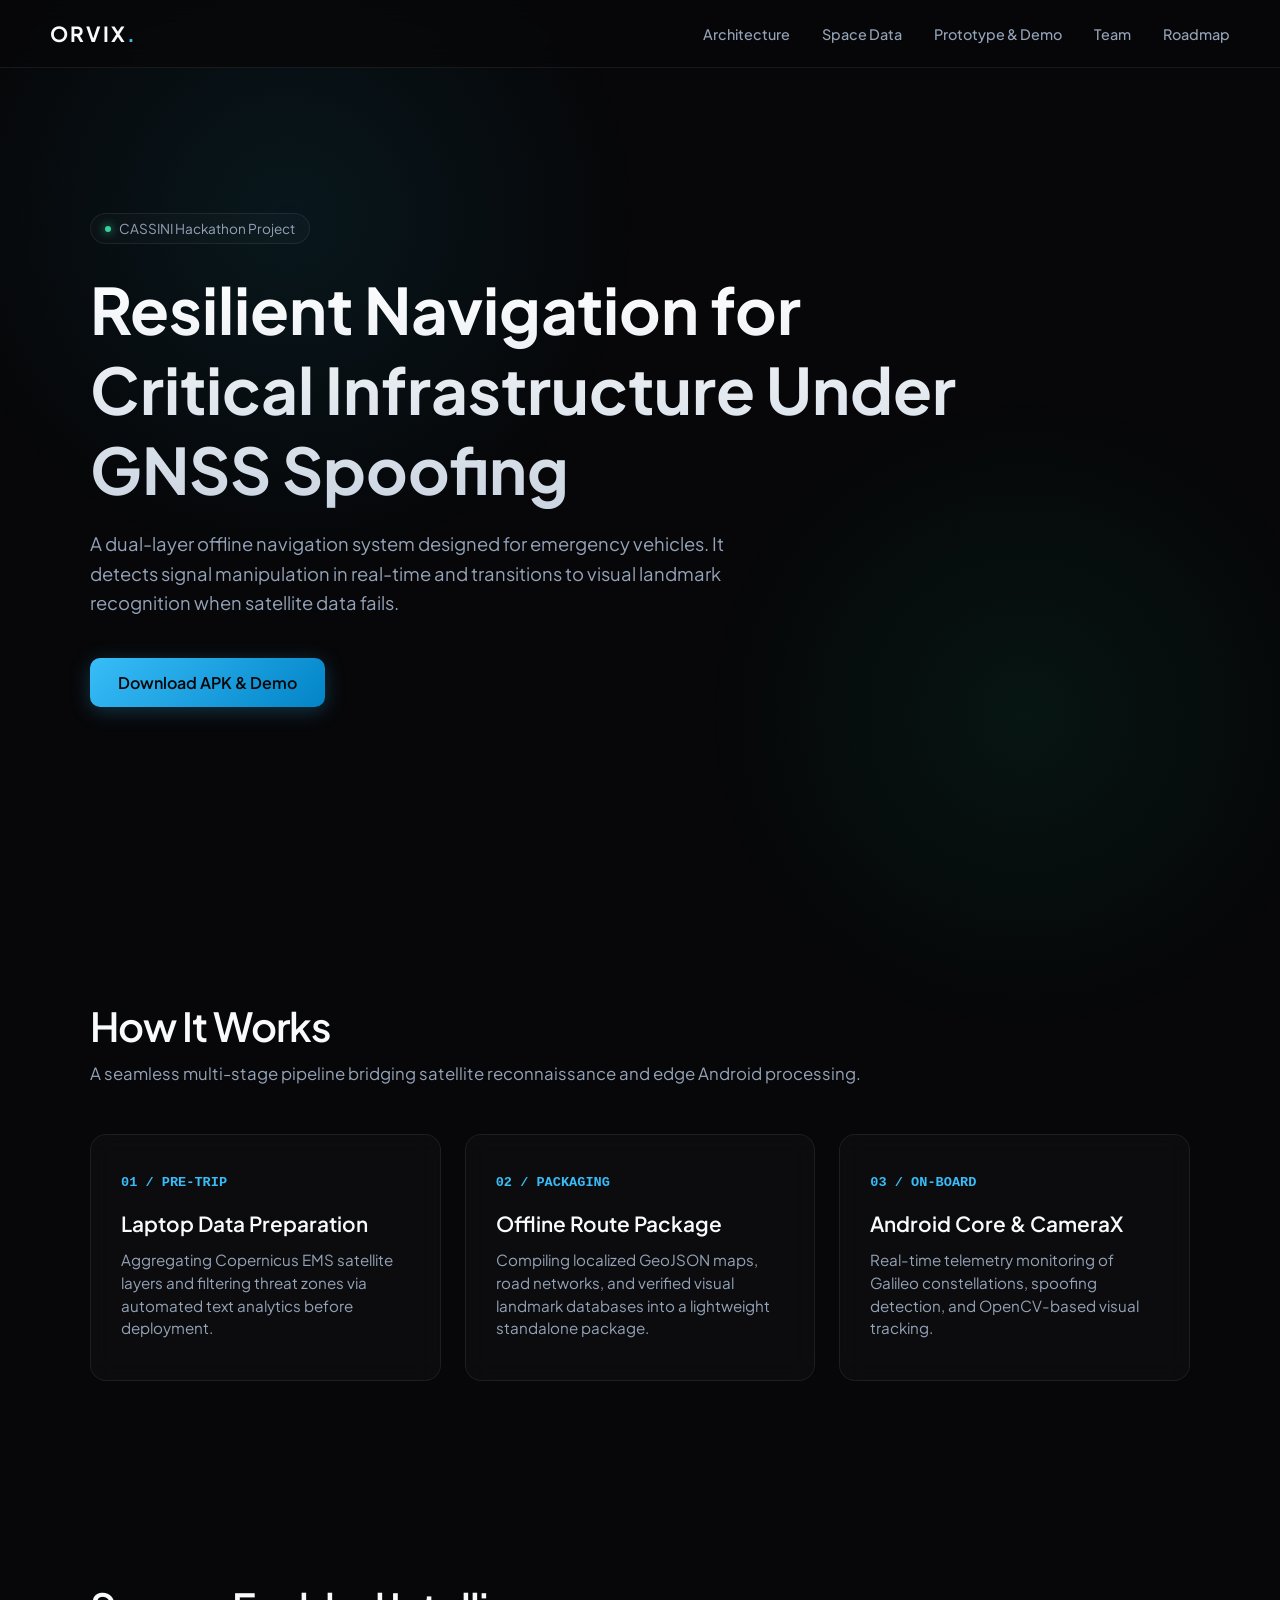
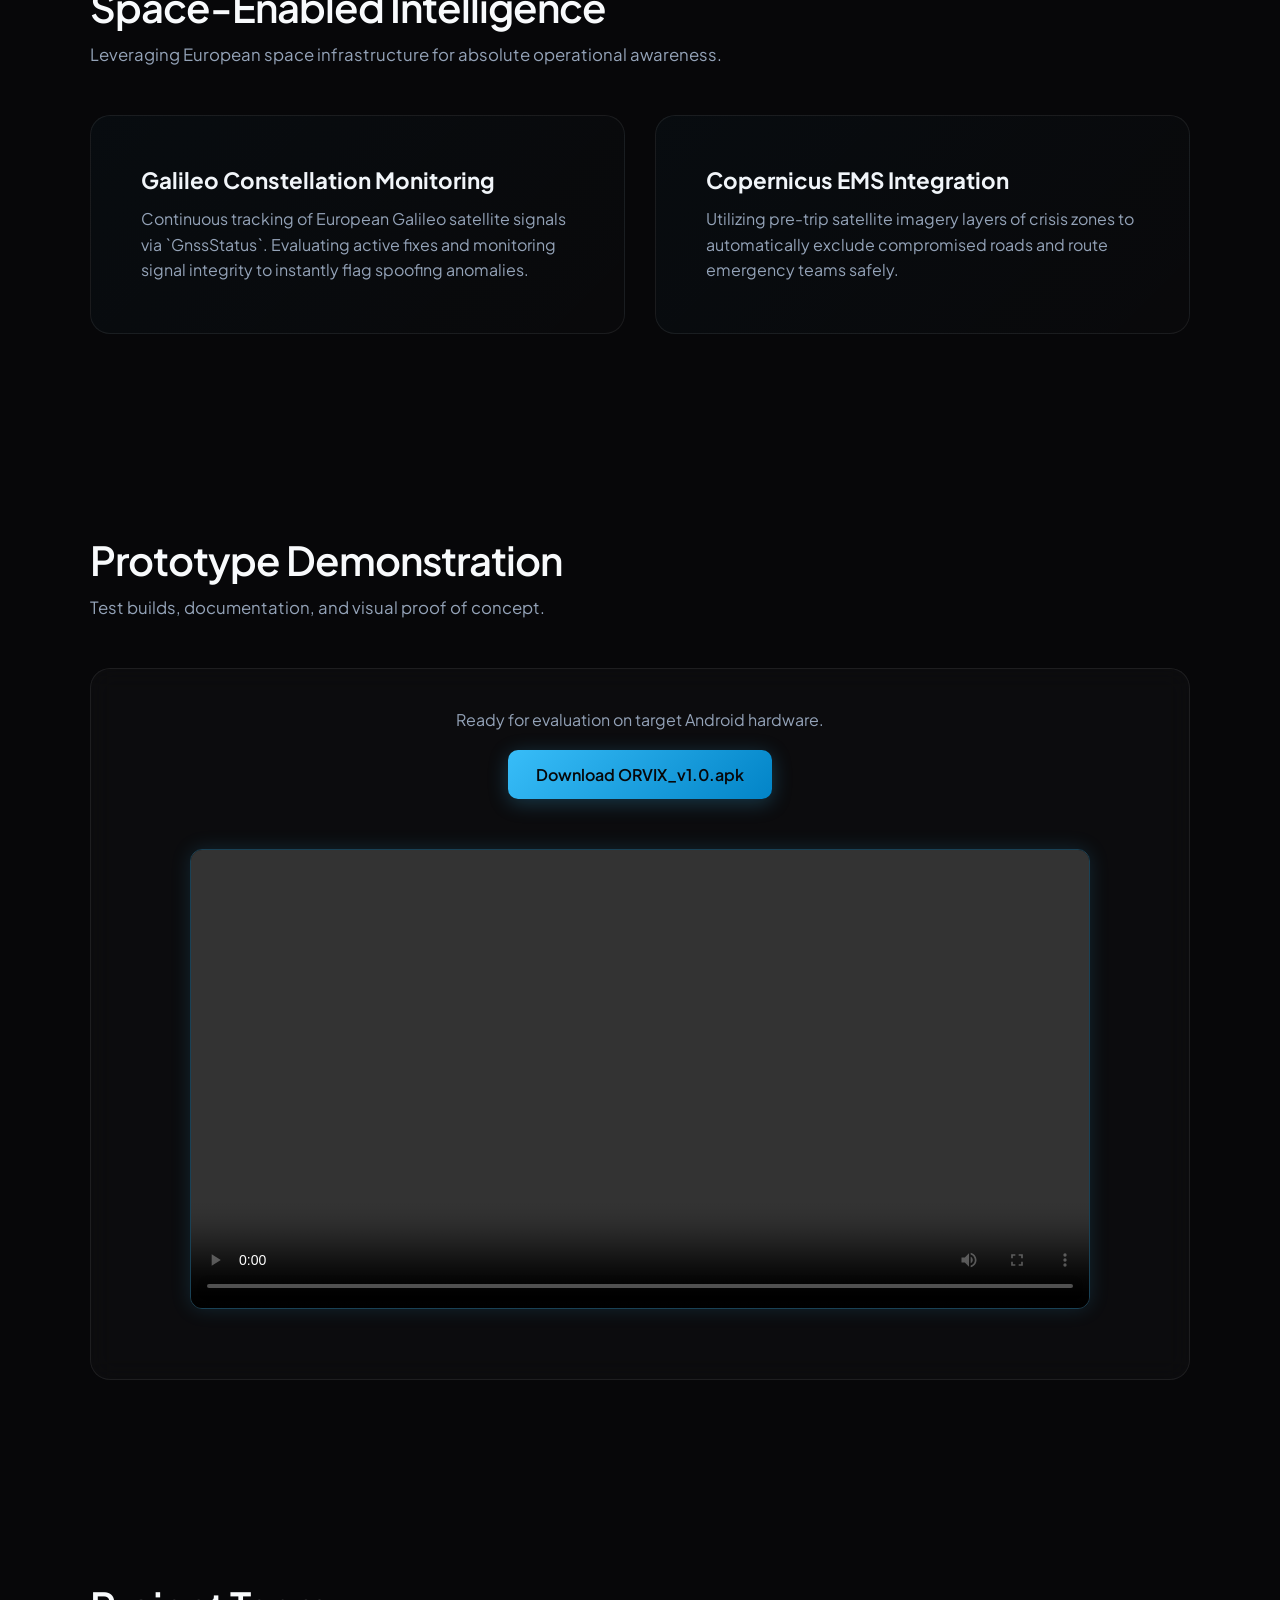
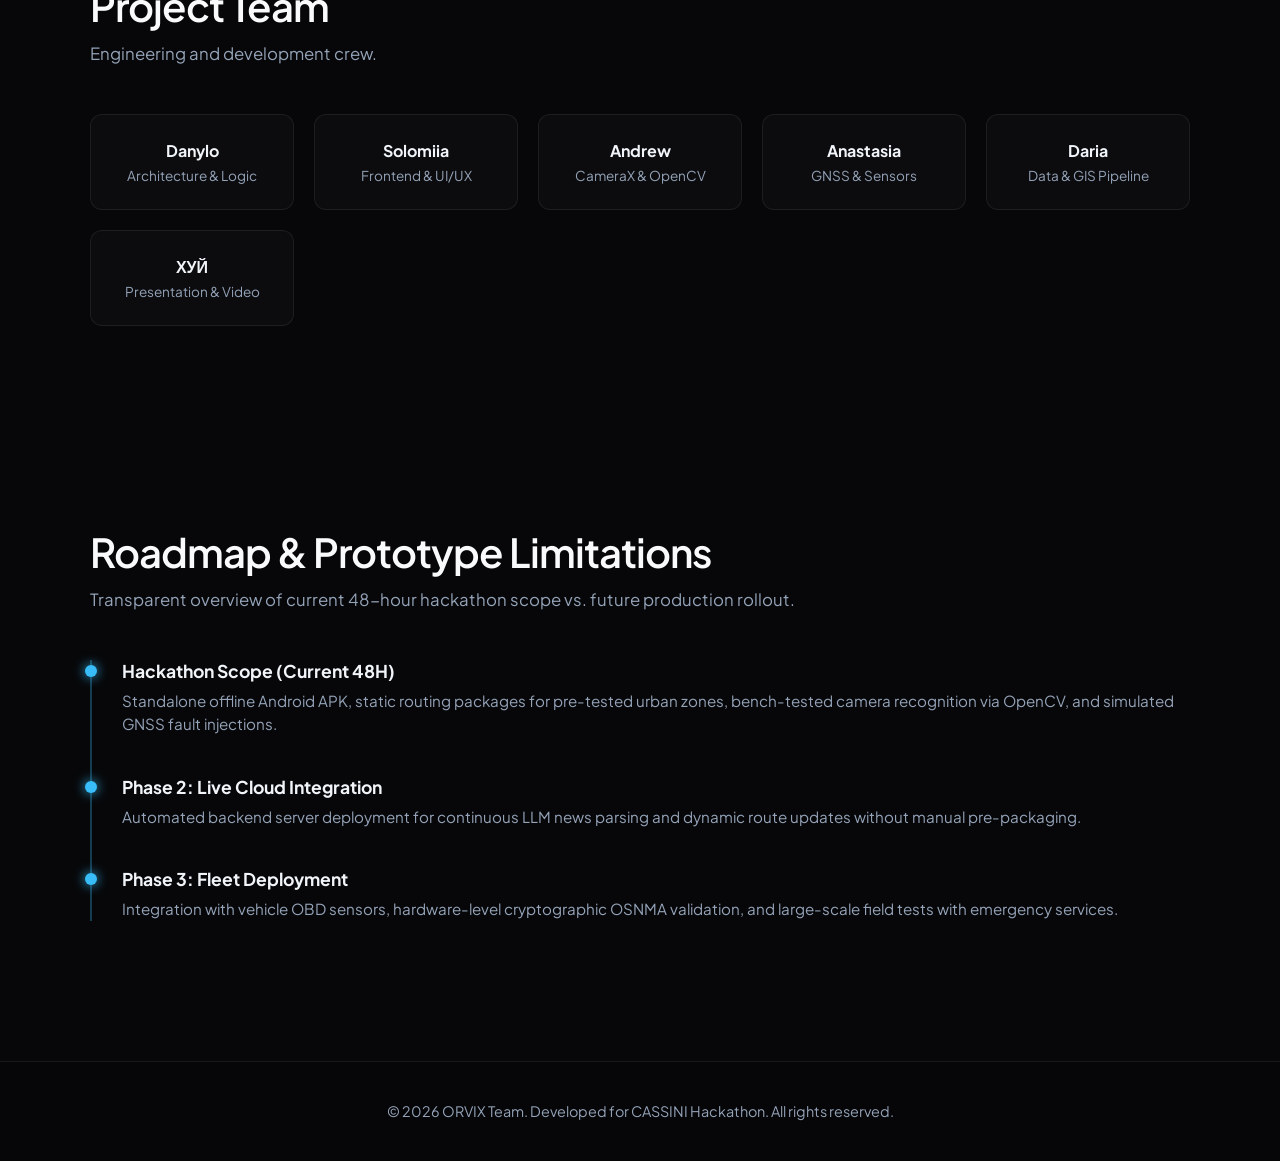
<file: index.html>
<!DOCTYPE html>
<html lang="en">
<head>
    <meta charset="UTF-8">
    <meta name="viewport" content="width=device-width, initial-scale=1.0">
    <title>ORVIX — Secure Critical Infrastructure Navigation</title>
    <link href="https://fonts.googleapis.com/css2?family=Plus+Jakarta+Sans:wght@300;400;500;600;700&display=swap" rel="stylesheet">
    <link rel="stylesheet" href="style.css">
   <link rel="icon" type="image/png" href="logo11.png"> 
</head>
<body>

    <div class="bg-glow"></div>
    <div class="bg-glow-2"></div>


    <nav>
        <div class="logo">ORVIX<span>.</span></div>
        <ul class="nav-links">
            <li><a href="#itworks">Architecture</a></li>
            <li><a href="#space-data">Space Data</a></li>
            <li><a href="#demo">Prototype & Demo</a></li>
            <li><a href="#team">Team</a></li>
            <li><a href="#roadmap">Roadmap</a></li>
        </ul>
    </nav>

   
    <section class="hero">
        <div class="hero-badge">
            <span></span> CASSINI Hackathon Project
        </div>
        <h1>Resilient Navigation for Critical Infrastructure Under GNSS Spoofing</h1>
        <p>A dual-layer offline navigation system designed for emergency vehicles. 
            It detects signal manipulation in real-time and transitions to visual
             landmark recognition when satellite data fails.</p>
        <a href="#demo" class="btn-primary">Download APK & Demo</a>
    </section>

   
    <section id="itworks">
        <h2>How It Works</h2>
        <p class="section-desc">A seamless multi-stage pipeline
             bridging satellite reconnaissance and edge Android 
             processing.</p>
        
        <div class="grid-3">
            <div class="card">
                <div class="card-number">01 / PRE-TRIP</div>
                <h3>Laptop Data Preparation</h3>
                <p>Aggregating Copernicus EMS satellite layers and filtering threat zones via automated text analytics before deployment.</p>
            </div>
            <div class="card">
                <div class="card-number">02 / PACKAGING</div>
                <h3>Offline Route Package</h3>
                <p>Compiling localized GeoJSON maps, road networks, and verified visual landmark databases into a lightweight standalone package.</p>
            </div>
            <div class="card">
                <div class="card-number">03 / ON-BOARD</div>
                <h3>Android Core & CameraX</h3>
                <p>Real-time telemetry monitoring of Galileo constellations, spoofing detection, and OpenCV-based visual tracking.</p>
            </div>
        </div>
    </section>

    <section id="space-data">
        <h2>Space-Enabled Intelligence</h2>
        <p class="section-desc">Leveraging European space infrastructure for absolute operational awareness.</p>
        
        <div class="space-grid">
            <div class="space-card">
                <h3>Galileo Constellation Monitoring</h3>
                <p>Continuous tracking of European Galileo satellite signals via `GnssStatus`. Evaluating active fixes and monitoring signal integrity to instantly flag spoofing anomalies.</p>
            </div>
            <div class="space-card">
                <h3>Copernicus EMS Integration</h3>
                <p>Utilizing pre-trip satellite imagery layers of crisis zones to automatically exclude compromised roads and route emergency teams safely.</p>
            </div>
        </div>
    </section>

 
  <section id="demo">
        <h2>Prototype Demonstration</h2>
        <p class="section-desc">Test builds, documentation, and visual proof of concept.</p>
        
        <div class="demo-box">
            <p style="color: var(--text-muted); margin-bottom: 20px;">Ready for evaluation on target Android hardware.</p>
            <a href="#" class="btn-primary" style="margin-bottom: 20px;">Download ORVIX_v1.0.apk</a>
        
            <div class="video-container">
                <video controls autoplay playsinline width="100%" height="100%">
                    <source src="rickroll.mp4" type="video/mp4">
                    Ваш браузер не підтримує відео.
                </video>
            </div>
        </div>
    </section>

 
    <section id="team">
        <h2>Project Team</h2>
        <p class="section-desc">Engineering and development crew.</p>
        
        <div class="team-grid">
            <div class="team-member">
                <h4>Danylo</h4>
                <p>Architecture & Logic</p>
            </div>
            <div class="team-member">
                <h4>Solomiia</h4>
                <p>Frontend & UI/UX</p>
            </div>
            <div class="team-member">
                <h4>Andrew</h4>
                <p>CameraX & OpenCV</p>
            </div>
            <div class="team-member">
                <h4>Anastasia</h4>
                <p>GNSS & Sensors</p>
            </div>
            <div class="team-member">
                <h4>Daria</h4>
                <p>Data & GIS Pipeline</p>
            </div>
            <div class="team-member">
                <h4>ХУЙ</h4>
                <p>Presentation & Video</p>
            </div>
        </div>
    </section>


    <section id="roadmap">
        <h2>Roadmap & Prototype Limitations</h2>
        <p class="section-desc">Transparent overview of current 48-hour
             hackathon scope vs. future production rollout.</p>
        
        <div class="roadmap-container">
            <div class="roadmap-item">
                <h4>Hackathon Scope (Current 48H)</h4>
                <p>Standalone offline Android APK, static routing packages for pre-tested urban zones, bench-tested camera recognition via OpenCV, and simulated GNSS fault injections.</p>
            </div>
            <div class="roadmap-item">
                <h4>Phase 2: Live Cloud Integration</h4>
                <p>Automated backend server deployment for continuous LLM news parsing and dynamic route updates without manual pre-packaging.</p>
            </div>
            <div class="roadmap-item">
                <h4>Phase 3: Fleet Deployment</h4>
                <p>Integration with vehicle OBD sensors, hardware-level cryptographic OSNMA validation, and large-scale field tests with emergency services.</p>
            </div>
        </div>
    </section>


    <footer>
        <p>&copy; 2026 ORVIX Team. Developed for CASSINI Hackathon. All rights reserved.</p>
    </footer>

</body>
</html>
</file>
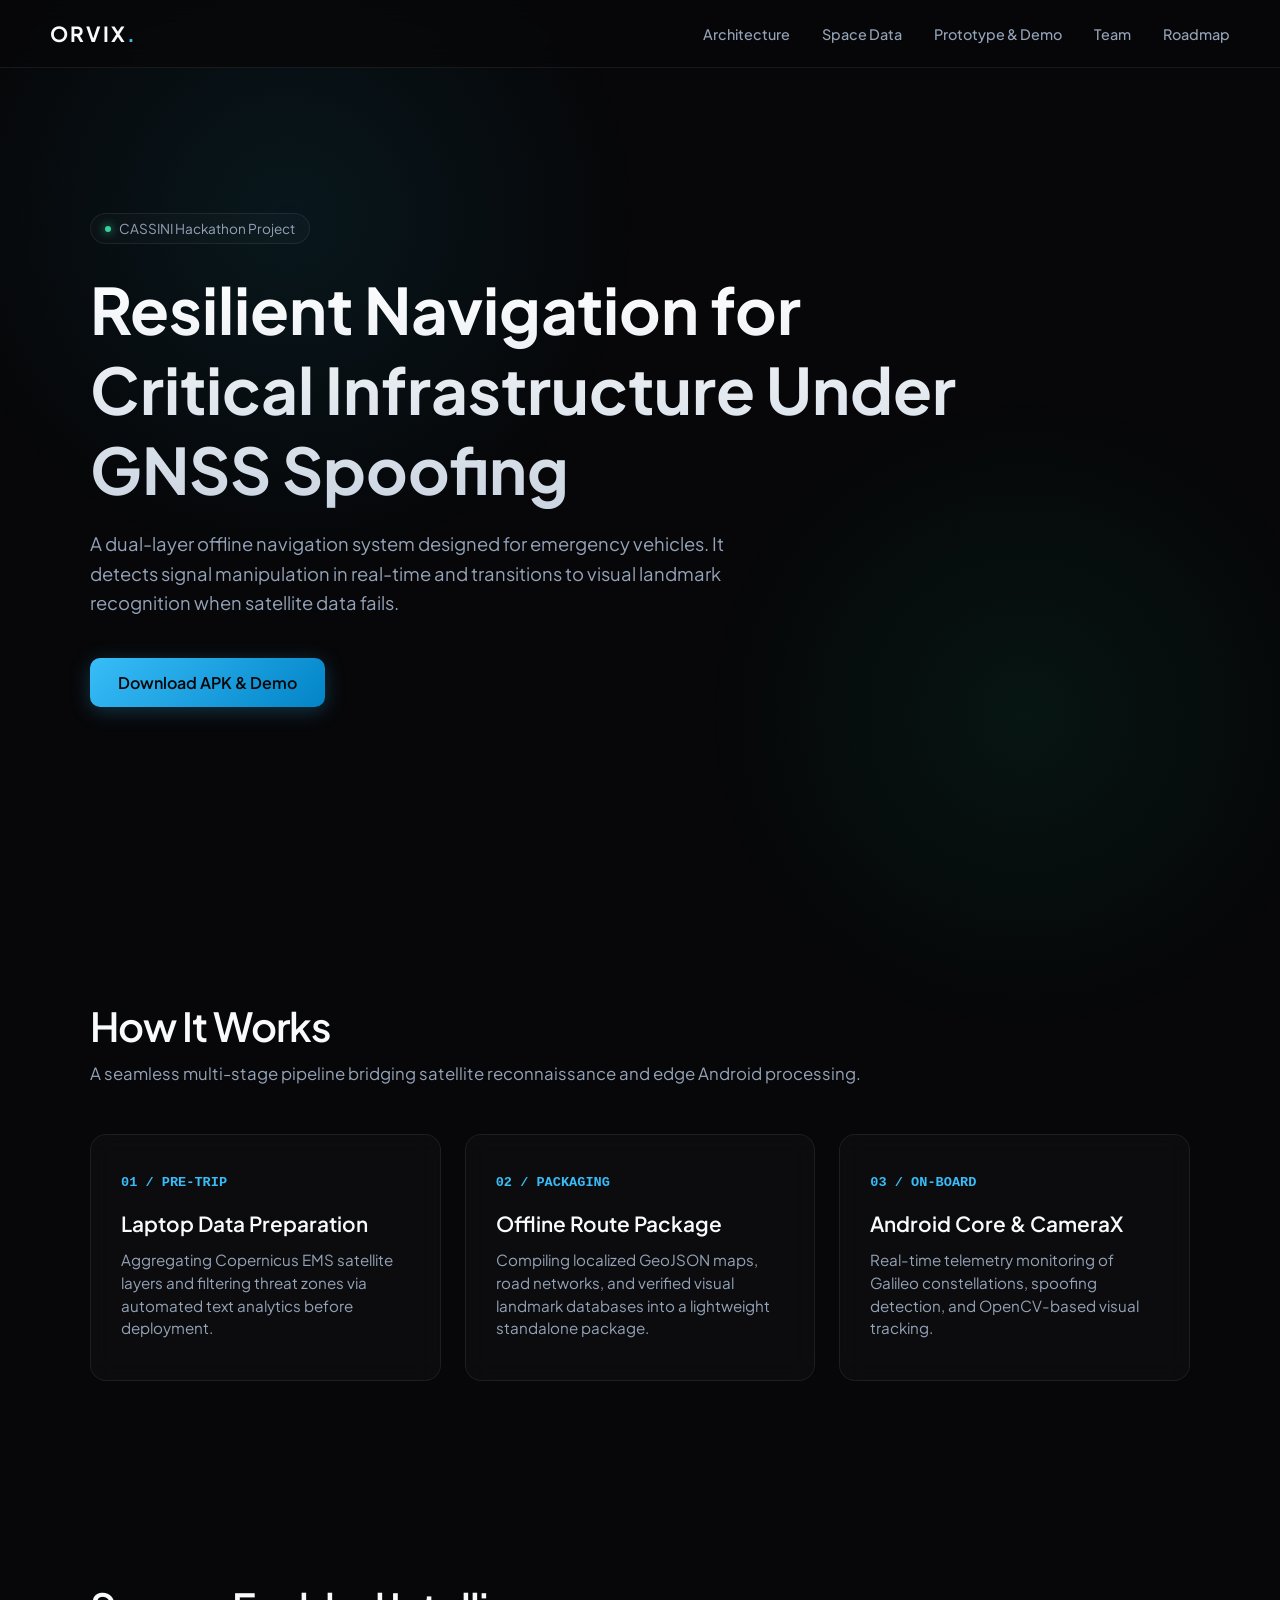
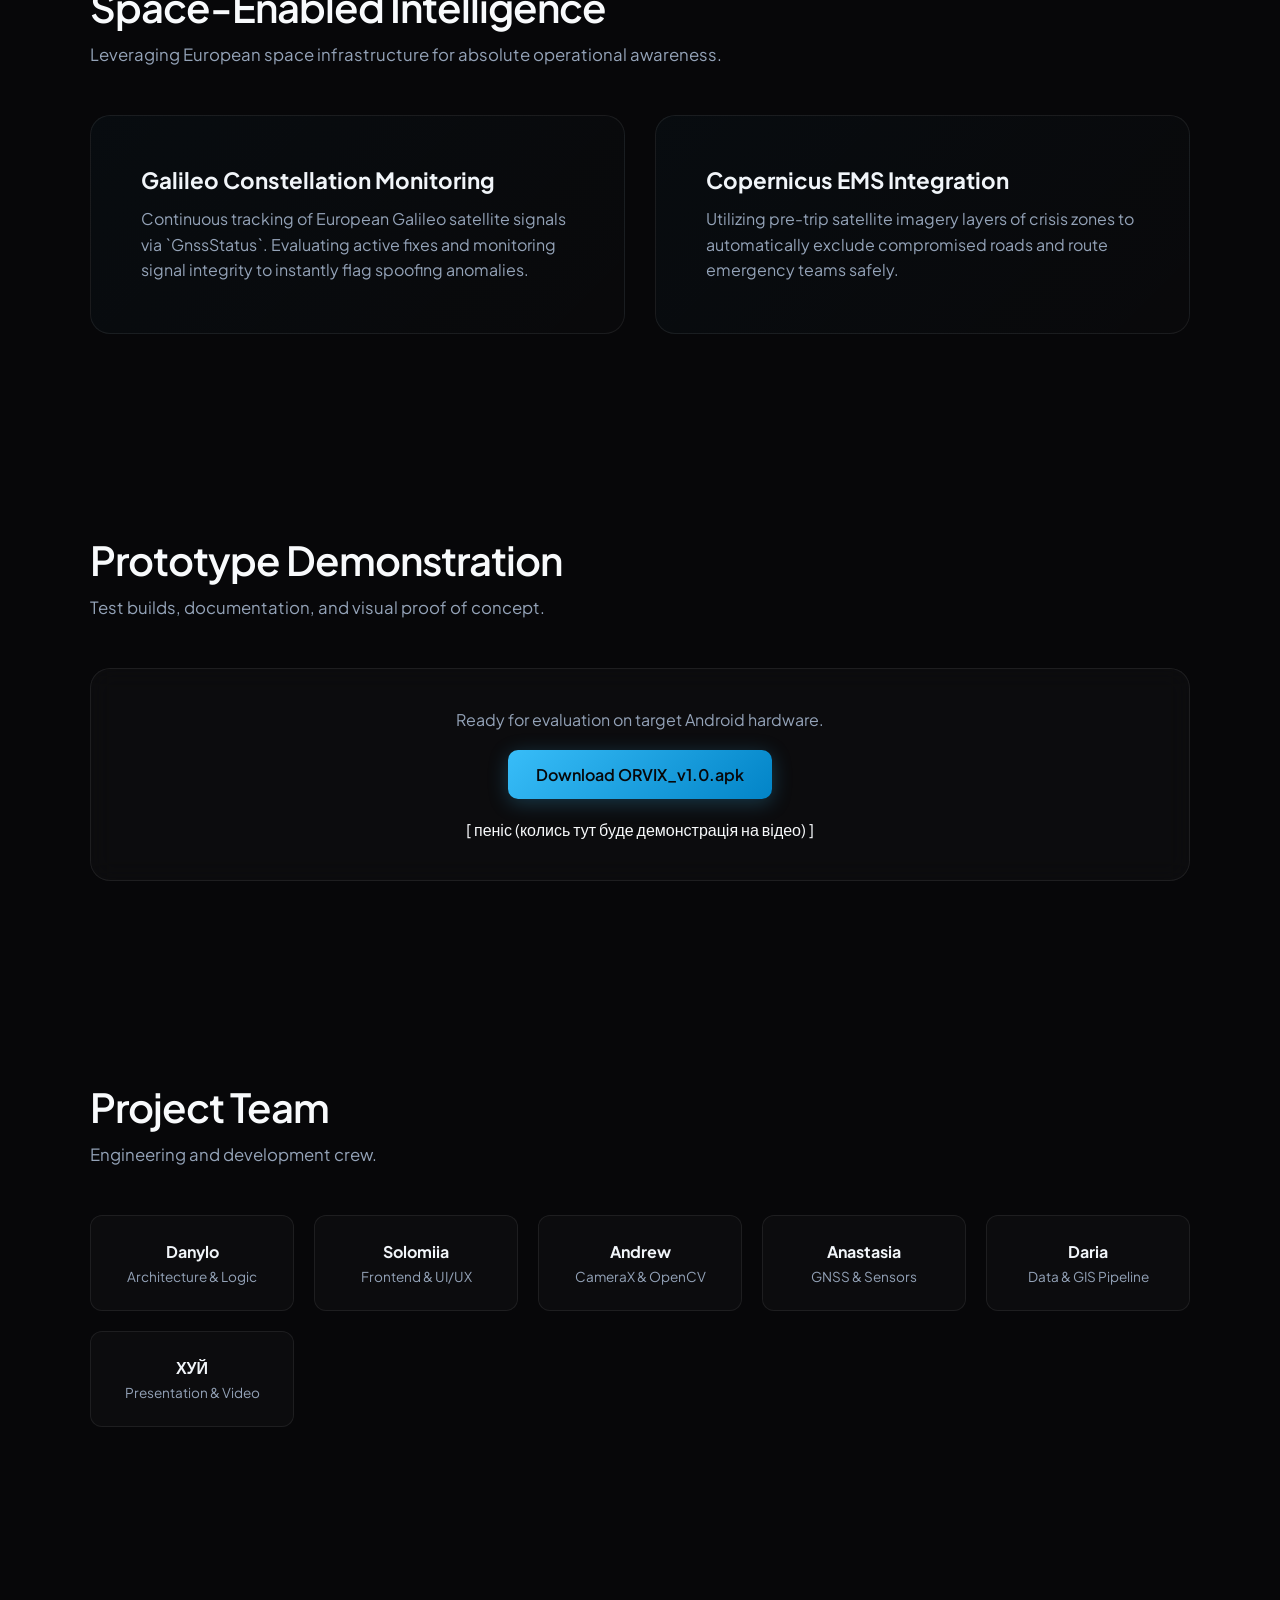
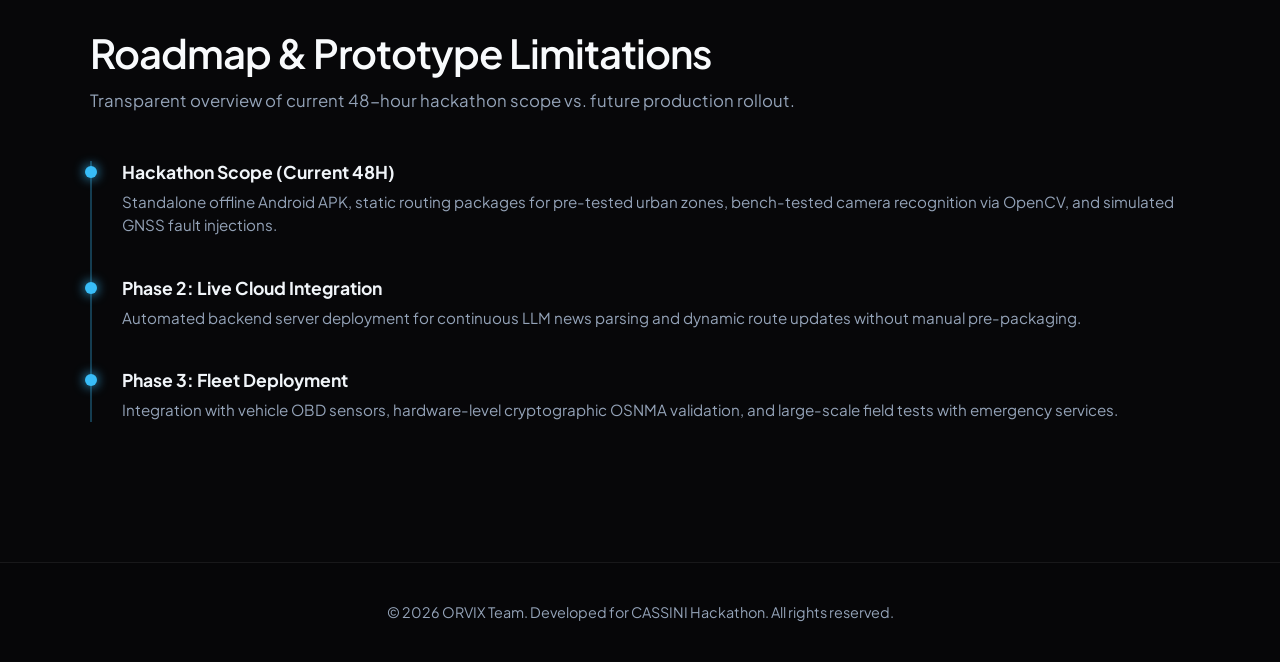
<file: site.html>
<!DOCTYPE html>
<html lang="en">
<head>
    <meta charset="UTF-8">
    <meta name="viewport" content="width=device-width, initial-scale=1.0">
    <title>ORVIX — Secure Critical Infrastructure Navigation</title>
    <link href="https://fonts.googleapis.com/css2?family=Plus+Jakarta+Sans:wght@300;400;500;600;700&display=swap" rel="stylesheet">
    <link rel="stylesheet" href="style.css">
   <link rel="icon" type="image/png" href="images/logo11.png"> 
</head>
<body>

    <div class="bg-glow"></div>
    <div class="bg-glow-2"></div>


    <nav>
        <div class="logo">ORVIX<span>.</span></div>
        <ul class="nav-links">
            <li><a href="#itworks">Architecture</a></li>
            <li><a href="#space-data">Space Data</a></li>
            <li><a href="#demo">Prototype & Demo</a></li>
            <li><a href="#team">Team</a></li>
            <li><a href="#roadmap">Roadmap</a></li>
        </ul>
    </nav>

   
    <section class="hero">
        <div class="hero-badge">
            <span></span> CASSINI Hackathon Project
        </div>
        <h1>Resilient Navigation for Critical Infrastructure Under GNSS Spoofing</h1>
        <p>A dual-layer offline navigation system designed for emergency vehicles. 
            It detects signal manipulation in real-time and transitions to visual
             landmark recognition when satellite data fails.</p>
        <a href="#demo" class="btn-primary">Download APK & Demo</a>
    </section>

   
    <section id="itworks">
        <h2>How It Works</h2>
        <p class="section-desc">A seamless multi-stage pipeline
             bridging satellite reconnaissance and edge Android 
             processing.</p>
        
        <div class="grid-3">
            <div class="card">
                <div class="card-number">01 / PRE-TRIP</div>
                <h3>Laptop Data Preparation</h3>
                <p>Aggregating Copernicus EMS satellite layers and filtering threat zones via automated text analytics before deployment.</p>
            </div>
            <div class="card">
                <div class="card-number">02 / PACKAGING</div>
                <h3>Offline Route Package</h3>
                <p>Compiling localized GeoJSON maps, road networks, and verified visual landmark databases into a lightweight standalone package.</p>
            </div>
            <div class="card">
                <div class="card-number">03 / ON-BOARD</div>
                <h3>Android Core & CameraX</h3>
                <p>Real-time telemetry monitoring of Galileo constellations, spoofing detection, and OpenCV-based visual tracking.</p>
            </div>
        </div>
    </section>

    <section id="space-data">
        <h2>Space-Enabled Intelligence</h2>
        <p class="section-desc">Leveraging European space infrastructure for absolute operational awareness.</p>
        
        <div class="space-grid">
            <div class="space-card">
                <h3>Galileo Constellation Monitoring</h3>
                <p>Continuous tracking of European Galileo satellite signals via `GnssStatus`. Evaluating active fixes and monitoring signal integrity to instantly flag spoofing anomalies.</p>
            </div>
            <div class="space-card">
                <h3>Copernicus EMS Integration</h3>
                <p>Utilizing pre-trip satellite imagery layers of crisis zones to automatically exclude compromised roads and route emergency teams safely.</p>
            </div>
        </div>
    </section>

 
    <section id="demo">
        <h2>Prototype Demonstration</h2>
        <p class="section-desc">Test builds, documentation, and visual proof of concept.</p>
        
        <div class="demo-box">
            <p style="color: var(--text-muted); margin-bottom: 20px;">Ready for evaluation on target Android hardware.</p>
            <a href="#" class="btn-primary" style="margin-bottom: 20px;">Download ORVIX_v1.0.apk</a>
            
            <div class="media-placeholder">
                <span>[ пеніс (колись тут буде демонстрація на відео) ]</span>
            </div>
        </div>
    </section>

 
    <section id="team">
        <h2>Project Team</h2>
        <p class="section-desc">Engineering and development crew.</p>
        
        <div class="team-grid">
            <div class="team-member">
                <h4>Danylo</h4>
                <p>Architecture & Logic</p>
            </div>
            <div class="team-member">
                <h4>Solomiia</h4>
                <p>Frontend & UI/UX</p>
            </div>
            <div class="team-member">
                <h4>Andrew</h4>
                <p>CameraX & OpenCV</p>
            </div>
            <div class="team-member">
                <h4>Anastasia</h4>
                <p>GNSS & Sensors</p>
            </div>
            <div class="team-member">
                <h4>Daria</h4>
                <p>Data & GIS Pipeline</p>
            </div>
            <div class="team-member">
                <h4>ХУЙ</h4>
                <p>Presentation & Video</p>
            </div>
        </div>
    </section>


    <section id="roadmap">
        <h2>Roadmap & Prototype Limitations</h2>
        <p class="section-desc">Transparent overview of current 48-hour
             hackathon scope vs. future production rollout.</p>
        
        <div class="roadmap-container">
            <div class="roadmap-item">
                <h4>Hackathon Scope (Current 48H)</h4>
                <p>Standalone offline Android APK, static routing packages for pre-tested urban zones, bench-tested camera recognition via OpenCV, and simulated GNSS fault injections.</p>
            </div>
            <div class="roadmap-item">
                <h4>Phase 2: Live Cloud Integration</h4>
                <p>Automated backend server deployment for continuous LLM news parsing and dynamic route updates without manual pre-packaging.</p>
            </div>
            <div class="roadmap-item">
                <h4>Phase 3: Fleet Deployment</h4>
                <p>Integration with vehicle OBD sensors, hardware-level cryptographic OSNMA validation, and large-scale field tests with emergency services.</p>
            </div>
        </div>
    </section>


    <footer>
        <p>&copy; 2026 ORVIX Team. Developed for CASSINI Hackathon. All rights reserved.</p>
    </footer>

</body>
</html>
</file>
<file: style.css>
:root {
    --bg-color: #070709;
    --card-bg: rgba(255, 255, 255, 0.025);
    --card-border: rgba(255, 255, 255, 0.07);
    --card-border-hover: rgba(56, 189, 248, 0.3);
    --text-main: #f8fafc;
    --text-muted: #94a3b8;
    --accent-blue: #38bdf8;
    --accent-glow: rgba(56, 189, 248, 0.18);
    --accent-green: #34d399;
}

* {
    margin: 0;
    padding: 0;
    box-sizing: border-box;
}

body {
    font-family: 'Plus Jakarta Sans', sans-serif;
    background-color: var(--bg-color);
    color: var(--text-main);
    overflow-x: hidden;
    position: relative;
    scroll-behavior: smooth;
}


.bg-glow {
    position: fixed;
    top: -15%;
    left: -5%;
    width: 55vw;
    height: 55vw;
    background: radial-gradient(circle, rgba(14, 116, 144, 0.15) 0%, rgba(7, 7, 9, 0) 70%);
    z-index: -1;
    animation: penis 14s ease-in-out infinite alternate;
}

.bg-glow-2 {
    position: fixed;
    bottom: -15%;
    right: -5%;
    width: 50vw;
    height: 50vw;
    background: radial-gradient(circle, rgba(5, 150, 105, 0.1) 0%, rgba(7, 7, 9, 0) 70%);
    z-index: -1;
    animation: penis 18s ease-in-out infinite alternate-reverse;
}

@keyframes penis {
    0% { transform: translate(0, 0) scale(1); }
    100% { transform: translate(40px, 30px) scale(1.1); }
}


nav {
    position: fixed;
    top: 0;
    left: 0;
    width: 100%;
    padding: 20px 50px;
    display: flex;
    justify-content: space-between;
    align-items: center;
    backdrop-filter: blur(14px);
    background: rgba(7, 7, 9, 0.75);
    border-bottom: 1px solid var(--card-border);
    z-index: 1000;
}

.logo {
    font-weight: 700;
    font-size: 1.3rem;
    letter-spacing: 2px;
    color: var(--text-main);
    cursor: pointer;
}

.logo span {
    color: var(--accent-blue);
}

.nav-links {
    display: flex;
    gap: 32px;
    list-style: none;
}

.nav-links a {
    color: var(--text-muted);
    text-decoration: none;
    font-size: 0.9rem;
    font-weight: 500;
    position: relative;
    transition: color 0.3s ease;
}

.nav-links a::after {
    content: '';
    position: absolute;
    left: 0;
    bottom: -4px;
    width: 0;
    height: 2px;
    background: var(--accent-blue);
    transition: width 0.3s ease;
    border-radius: 2px;
}

.nav-links a:hover {
    color: var(--accent-blue);
    text-shadow: 0 0 12px rgba(56, 189, 248, 0.4);
}

.nav-links a:hover::after {
    width: 100%;
}
@media (max-width: 720px) {
    .navbar {
        padding: 15px 20px;*
        justify-content: center; 
    }

   
    .nav-links {
        display: none;
    }

  
    .hero h1 {
        font-size: 2.2rem;
    }
}
/*пачвапсрмоирлдолромпрсрппмролрдорпаапгг*/
section {
    padding: 100px 50px;
    max-width: 1200px;
    margin: 0 auto;
}

h2 {
    font-size: 2.5rem;
    font-weight: 600;
    margin-bottom: 12px;
    letter-spacing: -1px;
}

.section-desc {
    color: var(--text-muted);
    font-size: 1.05rem;
    margin-bottom: 50px;
}
/*пачвапсрмоирлдолромпрсрппмролрдорпаапгг*/

.hero {
    min-height: 100vh;
    display: flex;
    flex-direction: column;
    justify-content: center;
    align-items: flex-start;
    padding-top: 120px;
}

.hero-badge {
    display: inline-flex;
    align-items: center;
    gap: 8px;
    padding: 6px 14px;
    background: var(--card-bg);
    border: 1px solid var(--card-border);
    border-radius: 50px;
    font-size: 0.85rem;
    color: var(--text-muted);
    margin-bottom: 25px;
    backdrop-filter: blur(8px);
}

.hero-badge span {
    width: 6px;
    height: 6px;
    background: var(--accent-green);
    border-radius: 50%;
    box-shadow: 0 0 10px var(--accent-green);
}

.hero h1 {
    font-size: clamp(2.5rem, 5vw, 4.5rem);
    line-height: 1.25 ;
    font-weight: 700;
    max-width: 900px;
    margin-bottom: 20px;
    background: linear-gradient(180deg, #ffffff 0%, #cbd5e1 100%);
    background-clip: text;
    -webkit-background-clip: text;
    -webkit-text-fill-color: transparent;
}

.hero p {
    font-size: 1.15rem;
    color: var(--text-muted);
    max-width: 650px;
    margin-bottom: 40px;
    line-height: 1.6;
}

.btn-primary {
    display: inline-flex;
    align-items: center;
    gap: 10px;
    padding: 14px 28px;
    background: linear-gradient(135deg, #38bdf8 0%, #0284c7 100%);
    color: #070709;
    border-radius: 10px;
    font-weight: 600;
    text-decoration: none;
    transition: all 0.3s ease;
    box-shadow: 0 4px 20px rgba(56, 189, 248, 0.25);
}

.btn-primary:hover {
    transform: translateY(-2px);
    box-shadow: 0 8px 30px rgba(56, 189, 248, 0.4);
    filter: brightness(1.1);
}


.grid-3 {
    display: grid;
    grid-template-columns: repeat(auto-fit, minmax(320px, 1fr));
    gap: 24px;
}

.card {
    background: var(--card-bg);
    border: 1px solid var(--card-border);
    border-radius: 16px;
    padding: 40px 30px;
    backdrop-filter: blur(12px);
    transition: transform 0.3s ease, border-color 0.3s ease, box-shadow 0.3s ease;
}

.card:hover {
    transform: translateY(-5px);
    border-color: var(--card-border-hover);
    box-shadow: 0 10px 30px var(--accent-glow);
}

.card-number {
    font-size: 0.85rem;
    color: var(--accent-blue);
    margin-bottom: 20px;
    font-family: monospace;
    font-weight: 600;
}

.card h3 {
    font-size: 1.3rem;
    margin-bottom: 12px;
    font-weight: 600;
}

.card p {
    color: var(--text-muted);
    font-size: 0.95rem;
    line-height: 1.5;
}


.space-grid {
    display: grid;
    grid-template-columns: 1fr 1fr;
    gap: 30px;
}

@media(max-width: 768px) {
    .space-grid { grid-template-columns: 1fr; }
}

.space-card {
    background: linear-gradient(135deg, rgba(56, 189, 248, 0.03) 0%, rgba(255,255,255,0.01) 100%);
    border: 1px solid var(--card-border);
    border-radius: 20px;
    padding: 50px;
    position: relative;
    overflow: hidden;
    transition: border-color 0.3s ease;
}

.space-card:hover {
    border-color: var(--card-border-hover);
}

.space-card h3 {
    font-size: 1.4rem;
    margin-bottom: 12px;
    color: #f1f5f9;
}

.space-card p {
    color: var(--text-muted);
    line-height: 1.6;
}

.demo-box {
    background: var(--card-bg);
    border: 1px solid var(--card-border);
    border-radius: 20px;
    padding: 40px;
    text-align: center;
    backdrop-filter: blur(12px);
}

.video-container {
    position: relative;
    width: 100%;
    max-width: 900px;       
    margin: 30px auto;       
    padding-bottom: 45%;     
    height: 0;
    border-radius: 12px;     
    overflow: hidden;        
    border: 1px solid rgba(56, 189, 248, 0.3); 
    box-shadow: 0 0 20px rgba(56, 189, 248, 0.15); 
}


.video-container iframe,
.video-container video {
    position: absolute;
    top: 0;
    left: 0;
    width: 100%;
    height: 100%;
    object-fit: contain; 
}


.team-grid {
    display: grid;
    grid-template-columns: repeat(auto-fit, minmax(180px, 1fr));
    gap: 20px;
}

.team-member {
    background: var(--card-bg);
    border: 1px solid var(--card-border);
    border-radius: 12px;
    padding: 25px 20px;
    text-align: center;
    transition: all 0.3s ease;
}

.team-member:hover {
    transform: translateY(-3px);
    border-color: var(--card-border-hover);
    background: rgba(56, 189, 248, 0.03);
}

.team-member h4 {
    font-size: 1rem;
    margin-bottom: 6px;
    color: #f1f5f9;
}

.team-member p {
    font-size: 0.85rem;
    color: var(--text-muted);
}


.roadmap-container {
    border-left: 2px solid rgba(56, 189, 248, 0.3);
    padding-left: 30px;
    margin-top: 30px;
}

.roadmap-item {
    position: relative;
    margin-bottom: 40px;
}

.roadmap-item::before {
    content: '';
    position: absolute;
    left: -37px;
    top: 5px;
    width: 12px;
    height: 12px;
    background: var(--accent-blue);
    border-radius: 50%;
    box-shadow: 0 0 12px var(--accent-blue);
}

.roadmap-item h4 {
    font-size: 1.1rem;
    margin-bottom: 8px;
    color: #f1f5f9;
}

.roadmap-item p {
    color: var(--text-muted);
    font-size: 0.95rem;
    line-height: 1.5;
}

footer {
    border-top: 1px solid var(--card-border);
    padding: 40px 50px;
    text-align: center;
    color: var(--text-muted);
    font-size: 0.9rem;
    background: rgba(7, 7, 9, 0.8);
}
</file>
